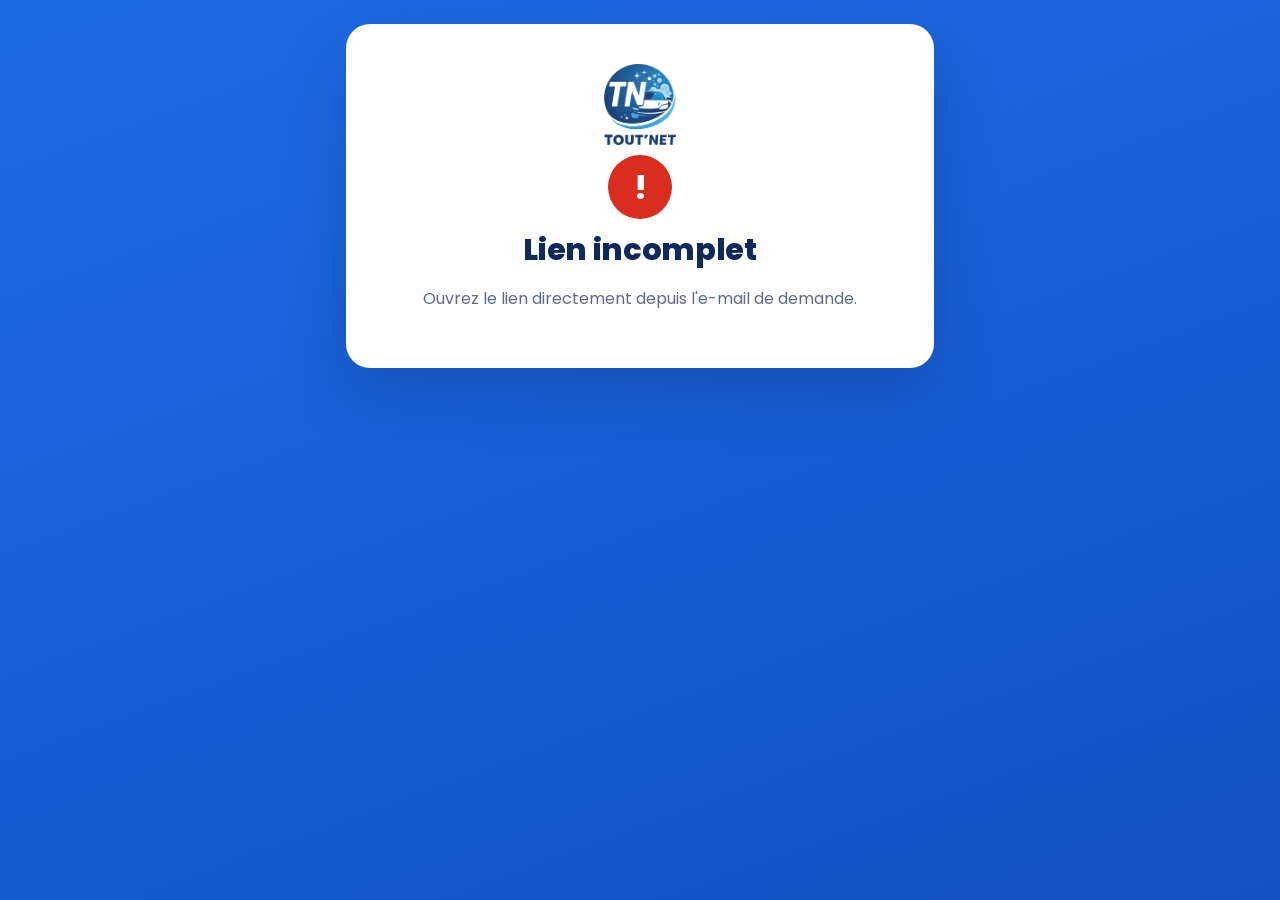
<file: toutnet/site/decision.html>
<!doctype html>
<html lang="fr">
<head>
  <meta charset="utf-8">
  <meta name="viewport" content="width=device-width, initial-scale=1, viewport-fit=cover">
  <title>Demande de réservation — Tout'Net</title>
  <meta name="robots" content="noindex, nofollow">
  <meta name="referrer" content="no-referrer">
  <link rel="icon" href="assets/favicon.png" type="image/png">
  <link rel="stylesheet" href="css/fonts.css">
  <link rel="stylesheet" href="css/style.css">
  <style>
    body { background: linear-gradient(160deg, var(--c-blue) 0%, var(--c-blue-deep) 100%); min-height: 100vh; }
    .dec { max-width: 620px; margin: 0 auto; padding: calc(24px + env(safe-area-inset-top)) max(16px, env(safe-area-inset-right)) 40px max(16px, env(safe-area-inset-left)); }
    .dec__card { background: var(--c-white); border-radius: calc(var(--radius) + 4px); padding: clamp(22px, 6vw, 40px); box-shadow: var(--shadow-lg); }
    .dec__logo { width: 72px; height: auto; margin: 0 auto 10px; }
    .dec h1 { font-size: clamp(1.4rem, 5vw, 1.9rem); text-align: center; margin-bottom: 18px; }
    .dec__list { list-style: none; padding: 0; margin: 0 0 22px; border: 1px solid var(--c-line); border-radius: var(--radius-sm); }
    .dec__list li { display: grid; grid-template-columns: 110px 1fr; gap: 12px; padding: 11px 14px; border-bottom: 1px solid var(--c-line); }
    .dec__list li:last-child { border-bottom: 0; }
    .dec__list span { color: var(--c-muted); font-size: .9rem; }
    .dec__list strong { font-weight: 600; white-space: pre-line; overflow-wrap: anywhere; }
    .dec__list a { color: var(--c-blue); }
    .dec__actions { display: grid; gap: 10px; }
    .btn--green { background: var(--c-success); color: var(--c-white); }
    .btn--red { background: var(--c-error); color: var(--c-white); }
    .dec__msgbox { display: grid; gap: 6px; margin: 0 0 16px; }
    .dec__msglabel { font-weight: 700; font-size: .95rem; }
    .dec__msgbox textarea { font: inherit; font-size: 16px; padding: 12px 14px; border: 2px solid var(--c-line); border-radius: var(--radius-sm); resize: vertical; width: 100%; }
    .dec__msgbox textarea:focus { outline: none; border-color: var(--c-blue); }
    .dec__hint { color: var(--c-muted); font-size: .82rem; }
    .dec__note { color: var(--c-muted); font-size: .88rem; text-align: center; margin: 12px 0 0; }
    .dec__msg { text-align: center; }
    .dec__msg p { color: var(--c-muted); }
    .dec__icon { width: 64px; height: 64px; border-radius: 50%; display: grid; place-items: center; margin: 0 auto 14px; color: var(--c-white); font-size: 2rem; font-weight: 800; }
    @media (max-width: 480px) { .dec__list li { grid-template-columns: 1fr; gap: 2px; } }
  </style>
</head>
<body>
  <main class="dec">
    <div class="dec__card">
      <img class="dec__logo" src="assets/logo.png" alt="Tout'Net" width="72" height="81">
      <div id="contenu" aria-live="polite"><p class="dec__note"><span class="spinner" aria-hidden="true"></span>Chargement de la demande…</p></div>
    </div>
  </main>

  <script src="js/config.js"></script>
  <script>
  (function () {
    "use strict";
    var API = ((window.SITE_CONFIG || {}).reservation || {}).apiUrl || "";
    var q = new URLSearchParams(location.search);
    var ref = q.get("ref") || "", jeton = q.get("jeton") || "", choix = q.get("choix") === "refuser" ? "refuser" : "accepter";
    var box = document.getElementById("contenu");

    function el(tag, attrs, kids) {
      var n = document.createElement(tag);
      Object.keys(attrs || {}).forEach(function (k) { if (k === "text") n.textContent = attrs[k]; else n.setAttribute(k, attrs[k]); });
      (kids || []).forEach(function (c) { if (c) n.appendChild(typeof c === "string" ? document.createTextNode(c) : c); });
      return n;
    }
    function api(params) {
      var qs = Object.keys(params).map(function (k) { return k + "=" + encodeURIComponent(params[k]); }).join("&");
      // credentials "omit" : aucun cookie Google n'est envoyé, quel que soit le compte connecté
      return fetch(API + "?" + qs, { credentials: "omit", redirect: "follow" }).then(function (r) { return r.json(); });
    }
    function apiPost(data) {
      return fetch(API, { method: "POST", credentials: "omit", redirect: "follow", headers: { "Content-Type": "text/plain;charset=utf-8" }, body: JSON.stringify(data) })
        .then(function (r) { return r.json(); });
    }
    function message(icone, couleur, titre, texte) {
      box.textContent = "";
      box.appendChild(el("div", { class: "dec__msg" }, [
        el("div", { class: "dec__icon", style: "background:" + couleur, text: icone }),
        el("h1", { text: titre }),
        texte ? el("p", { text: texte }) : null,
      ]));
    }
    function ligne(label, valeur, lien) {
      if (!valeur) return null;
      return el("li", null, [el("span", { text: label }), lien ? el("strong", null, [el("a", { href: lien, text: valeur })]) : el("strong", { text: valeur })]);
    }

    if (!API || !ref || !jeton) { message("!", "var(--c-error)", "Lien incomplet", "Ouvrez le lien directement depuis l'e-mail de demande."); return; }

    api({ action: "demande", ref: ref, jeton: jeton }).then(function (res) {
      if (!res.ok) { message("!", "var(--c-error)", "Lien invalide", res.message || ""); return; }
      var d = res.demande;
      box.textContent = "";
      if (d.statut !== "En attente") {
        box.appendChild(el("h1", { text: "Demande déjà traitée" }));
        box.appendChild(el("p", { class: "dec__note", text: "Statut actuel : " + d.statut + "." }));
      } else {
        box.appendChild(el("h1", { text: choix === "accepter" ? "Accepter ce rendez-vous ?" : "Refuser ce rendez-vous ?" }));
      }
      box.appendChild(el("ul", { class: "dec__list" }, [
        ligne("Date", d.date + " à " + d.heure + (d.fin ? " (fin estimée " + d.fin + ")" : "")),
        ligne("Client", d.client),
        ligne("Téléphone", d.telephone, "tel:" + String(d.telephone).replace(/\s/g, "")),
        ligne("Adresse", d.adresse, "https://www.google.com/maps/search/?api=1&query=" + encodeURIComponent(d.adresse)),
        ligne("Véhicules", d.vehicules),
        ligne("Estimation", d.estimation),
        ligne("Précisions", d.remarques),
        ligne("Référence", d.reference),
      ]));
      if (d.statut !== "En attente") return;
      // Message personnel ajouté à l'e-mail envoyé au client
      var prenom = String(d.client || "").split(" ")[0];
      var zone = el("label", { class: "dec__msgbox" }, [
        el("span", { class: "dec__msglabel", text: choix === "refuser" ? "Message pour " + prenom + " (proposez un autre moment)" : "Message pour " + prenom + " (facultatif)" }),
        el("textarea", { id: "message", rows: choix === "refuser" ? "6" : "3", maxlength: "2000",
          placeholder: choix === "refuser"
            ? "Ex. : Bonjour " + prenom + ", je ne suis malheureusement pas disponible le " + d.date + " à " + d.heure + ". Je peux vous proposer samedi prochain à 10 h ou dimanche à 14 h. Dites-moi ce qui vous arrange !"
            : "Ex. : Merci pour votre confiance, j'arriverai vers " + d.heure + ". Pensez à laisser l'accès au véhicule." }),
        el("span", { class: "dec__hint", text: "Ce texte est ajouté à l'e-mail envoyé au client. Laissez vide pour envoyer l'e-mail standard." }),
      ]);
      box.appendChild(zone);
      var btn = el("button", { type: "button", class: "btn btn--large btn--block " + (choix === "accepter" ? "btn--green" : "btn--red") },
        [choix === "accepter" ? "✅ Confirmer l'acceptation" : "❌ Confirmer le refus"]);
      var autre = el("a", { class: "btn btn--outline btn--block", href: "?ref=" + encodeURIComponent(ref) + "&jeton=" + encodeURIComponent(jeton) + "&choix=" + (choix === "accepter" ? "refuser" : "accepter") },
        [choix === "accepter" ? "Plutôt refuser" : "Plutôt accepter"]);
      box.appendChild(el("div", { class: "dec__actions" }, [btn, autre]));
      box.appendChild(el("p", { class: "dec__note", text: choix === "accepter"
        ? "Le client recevra un e-mail de confirmation et le rendez-vous passera au vert dans l'agenda."
        : "Le créneau sera libéré et le client prévenu par e-mail." }));
      btn.addEventListener("click", function () {
        btn.disabled = true; btn.textContent = "Envoi…";
        var mot = (document.getElementById("message") || {}).value || "";
        apiPost({ action: "decider", ref: ref, jeton: jeton, choix: choix, message: mot.trim() }).then(function (r) {
          if (r.ok && choix === "accepter") message("✓", "var(--c-success)", "Rendez-vous confirmé", "Le client a été prévenu par e-mail. Le rendez-vous apparaît en vert dans l'agenda.");
          else if (r.ok) message("✓", "var(--c-muted)", "Demande refusée", "Le créneau est libéré et le client a été prévenu par e-mail.");
          else message("!", "var(--c-error)", "Action impossible", r.message || "");
        }).catch(function () { btn.disabled = false; btn.textContent = "Réessayer"; });
      });
    }).catch(function () {
      message("!", "var(--c-error)", "Connexion impossible", "Vérifiez la connexion internet puis rechargez la page.");
    });
  })();
  </script>
</body>
</html>
</file>
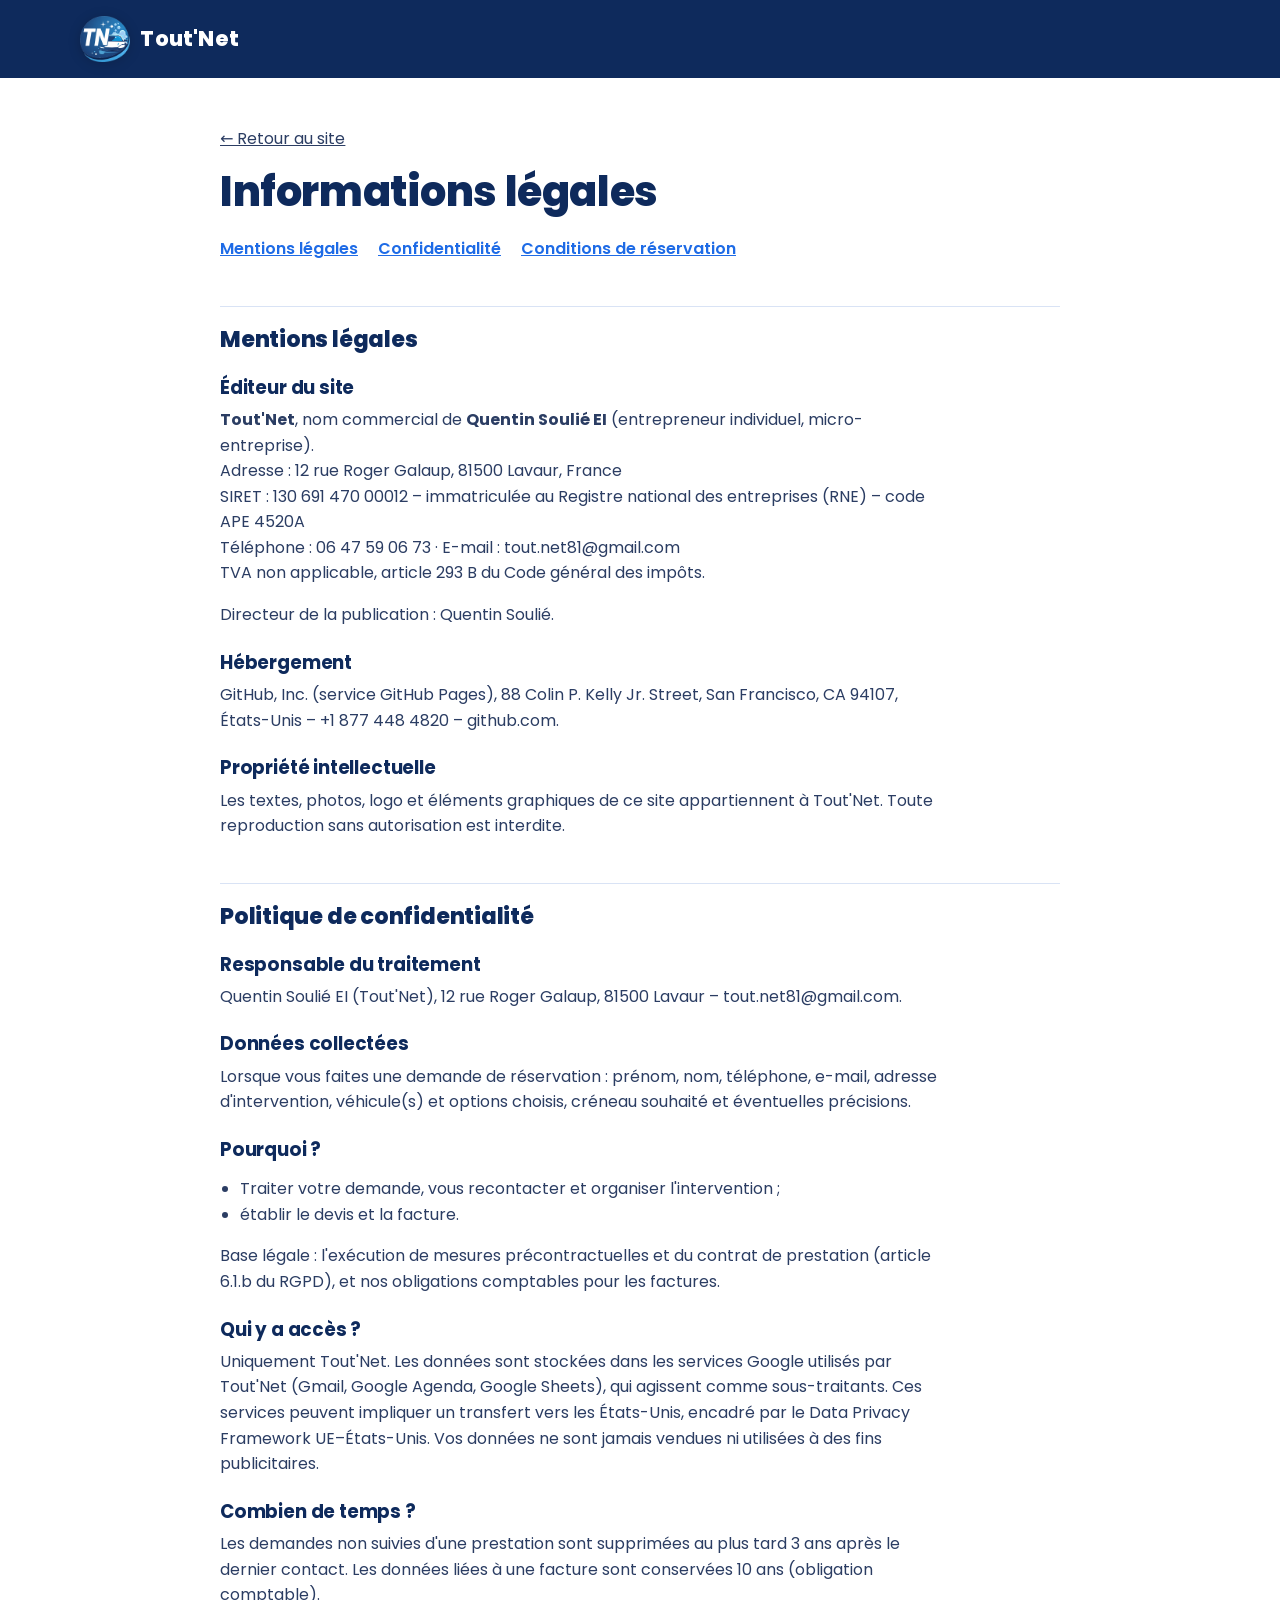
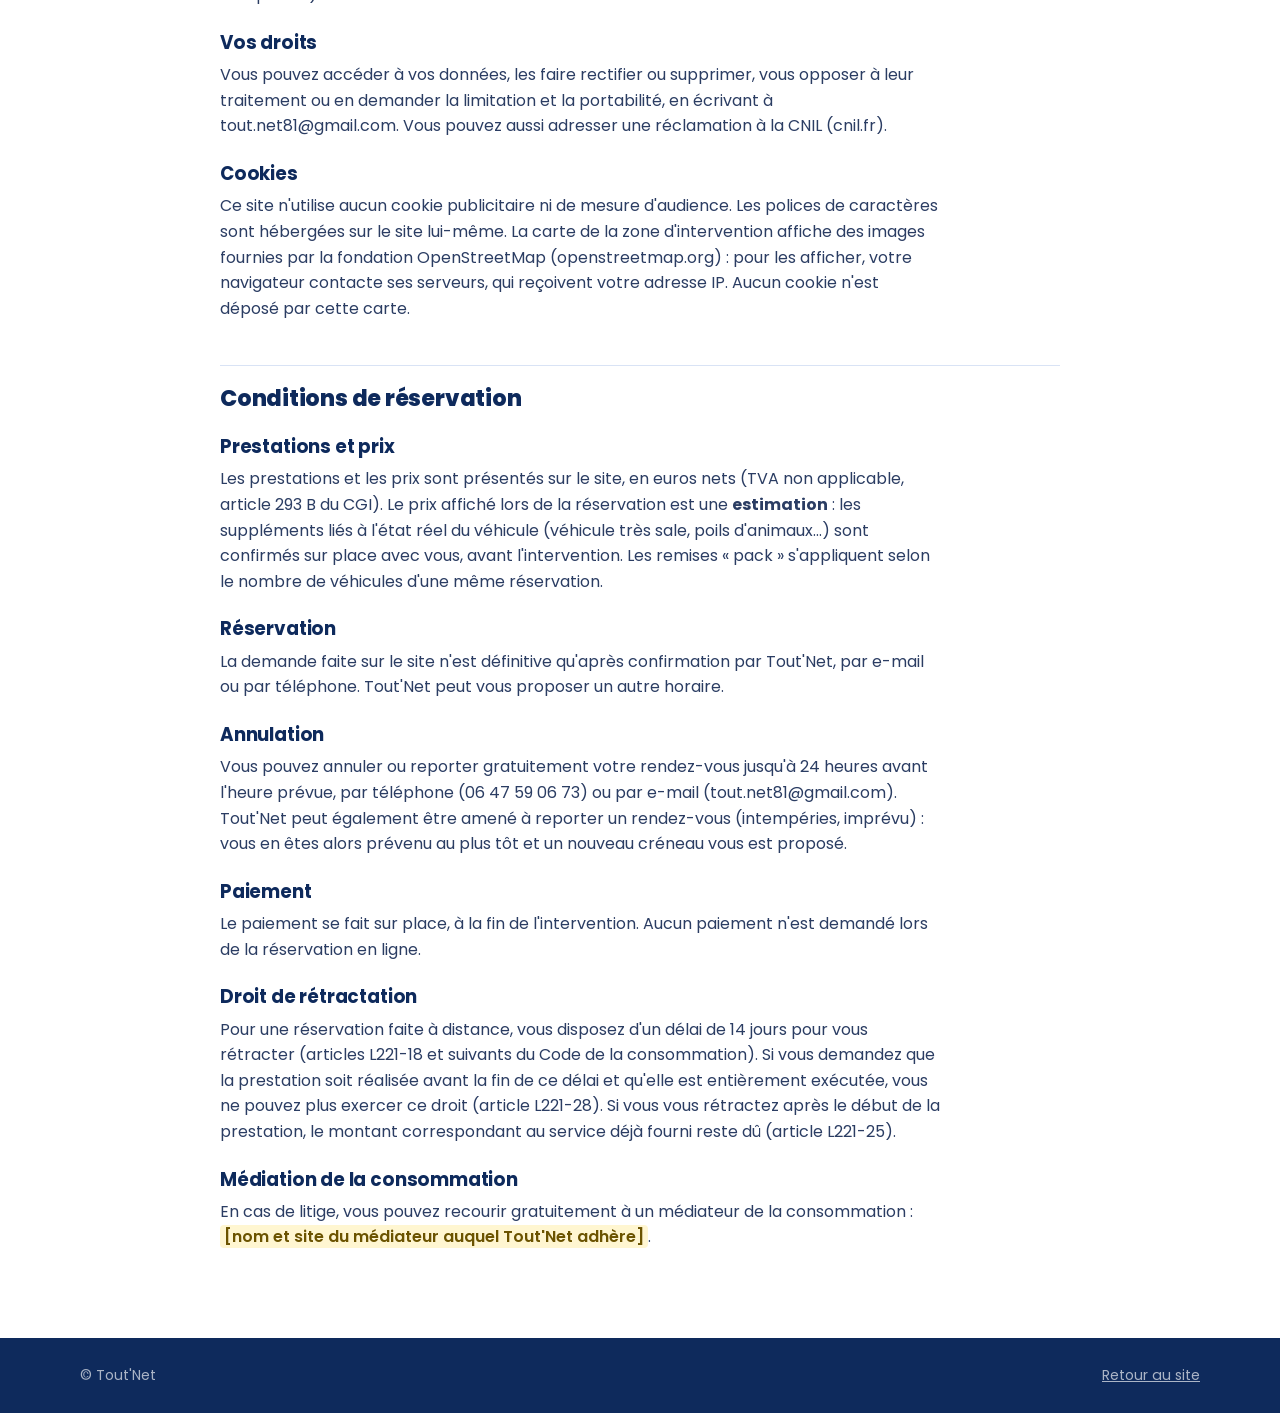
<file: toutnet/site/mentions-legales.html>
<!doctype html>
<html lang="fr">
<head>
  <meta charset="utf-8">
  <meta name="viewport" content="width=device-width, initial-scale=1, viewport-fit=cover">
  <title>Mentions légales — Tout'Net</title>
  <meta name="robots" content="noindex">
  <link rel="icon" href="assets/favicon.png" type="image/png">
  <link rel="stylesheet" href="css/fonts.css">
  <link rel="stylesheet" href="css/style.css">
  <style>
    .legal-top { background: var(--c-navy); padding: 16px 0; }
    .legal-top .brand { color: var(--c-white); }
    .legal { padding: 48px 0 72px; }
    .legal h1 { font-size: clamp(1.8rem, 5vw, 2.6rem); }
    .legal h2 { font-size: 1.4rem; margin-top: 44px; padding-top: 20px; border-top: 1px solid var(--c-line); }
    .legal h3 { margin-top: 24px; }
    .legal p, .legal li { color: #2b3d63; max-width: 72ch; }
    .legal ul { padding-left: 20px; }
    .todo { background: #fff6d1; color: #6b5300; border-radius: 4px; padding: 0 4px; font-weight: 600; }
    .legal nav a { margin-right: 16px; font-weight: 600; color: var(--c-blue); }
  </style>
</head>
<body>
  <header class="legal-top">
    <div class="container"><a class="brand" href="index.html"><img src="assets/logo-embleme.png" alt="" width="52" height="46"> Tout'Net</a></div>
  </header>

  <main class="legal">
    <div class="container container--narrow">
      <p><a href="index.html">← Retour au site</a></p>
      <h1>Informations légales</h1>
      <nav aria-label="Sommaire">
        <a href="#mentions">Mentions légales</a>
        <a href="#confidentialite">Confidentialité</a>
        <a href="#conditions">Conditions de réservation</a>
      </nav>

      <!-- ============ MENTIONS LÉGALES ============ -->
      <h2 id="mentions">Mentions légales</h2>
      <h3>Éditeur du site</h3>
      <p>
        <strong>Tout'Net</strong>, nom commercial de <strong>Quentin Soulié EI</strong> (entrepreneur individuel, micro-entreprise).<br>
        Adresse : 12 rue Roger Galaup, 81500 Lavaur, France<br>
        SIRET : 130 691 470 00012 – immatriculée au Registre national des entreprises (RNE) – code APE 4520A<br>
        Téléphone : 06 47 59 06 73 · E-mail : tout.net81@gmail.com<br>
        TVA non applicable, article 293 B du Code général des impôts.
      </p>
      <p>Directeur de la publication : Quentin Soulié.</p>

      <h3>Hébergement</h3>
      <p>GitHub, Inc. (service GitHub Pages), 88 Colin P. Kelly Jr. Street, San Francisco, CA 94107, États-Unis – +1 877 448 4820 – github.com.</p>

      <h3>Propriété intellectuelle</h3>
      <p>Les textes, photos, logo et éléments graphiques de ce site appartiennent à Tout'Net. Toute reproduction sans autorisation est interdite.</p>

      <!-- ============ CONFIDENTIALITÉ ============ -->
      <h2 id="confidentialite">Politique de confidentialité</h2>
      <h3>Responsable du traitement</h3>
      <p>Quentin Soulié EI (Tout'Net), 12 rue Roger Galaup, 81500 Lavaur – tout.net81@gmail.com.</p>

      <h3>Données collectées</h3>
      <p>Lorsque vous faites une demande de réservation : prénom, nom, téléphone, e-mail, adresse d'intervention, véhicule(s) et options choisis, créneau souhaité et éventuelles précisions.</p>

      <h3>Pourquoi ?</h3>
      <ul>
        <li>Traiter votre demande, vous recontacter et organiser l'intervention ;</li>
        <li>établir le devis et la facture.</li>
      </ul>
      <p>Base légale : l'exécution de mesures précontractuelles et du contrat de prestation (article 6.1.b du RGPD), et nos obligations comptables pour les factures.</p>

      <h3>Qui y a accès ?</h3>
      <p>Uniquement Tout'Net. Les données sont stockées dans les services Google utilisés par Tout'Net (Gmail, Google Agenda, Google Sheets), qui agissent comme sous-traitants. Ces services peuvent impliquer un transfert vers les États-Unis, encadré par le Data Privacy Framework UE–États-Unis. Vos données ne sont jamais vendues ni utilisées à des fins publicitaires.</p>

      <h3>Combien de temps ?</h3>
      <p>Les demandes non suivies d'une prestation sont supprimées au plus tard 3 ans après le dernier contact. Les données liées à une facture sont conservées 10 ans (obligation comptable).</p>

      <h3>Vos droits</h3>
      <p>Vous pouvez accéder à vos données, les faire rectifier ou supprimer, vous opposer à leur traitement ou en demander la limitation et la portabilité, en écrivant à tout.net81@gmail.com. Vous pouvez aussi adresser une réclamation à la CNIL (cnil.fr).</p>

      <h3>Cookies</h3>
      <p>Ce site n'utilise aucun cookie publicitaire ni de mesure d'audience. Les polices de caractères sont hébergées sur le site lui-même. La carte de la zone d'intervention affiche des images fournies par la fondation OpenStreetMap (openstreetmap.org) : pour les afficher, votre navigateur contacte ses serveurs, qui reçoivent votre adresse IP. Aucun cookie n'est déposé par cette carte.</p>

      <!-- ============ CONDITIONS ============ -->
      <h2 id="conditions">Conditions de réservation</h2>
      <h3>Prestations et prix</h3>
      <p>Les prestations et les prix sont présentés sur le site, en euros nets (TVA non applicable, article 293 B du CGI). Le prix affiché lors de la réservation est une <strong>estimation</strong> : les suppléments liés à l'état réel du véhicule (véhicule très sale, poils d'animaux…) sont confirmés sur place avec vous, avant l'intervention. Les remises « pack » s'appliquent selon le nombre de véhicules d'une même réservation.</p>

      <h3>Réservation</h3>
      <p>La demande faite sur le site n'est définitive qu'après confirmation par Tout'Net, par e-mail ou par téléphone. Tout'Net peut vous proposer un autre horaire.</p>

      <h3>Annulation</h3>
      <p>Vous pouvez annuler ou reporter gratuitement votre rendez-vous jusqu'à 24 heures avant l'heure prévue, par téléphone (06 47 59 06 73) ou par e-mail (tout.net81@gmail.com). Tout'Net peut également être amené à reporter un rendez-vous (intempéries, imprévu) : vous en êtes alors prévenu au plus tôt et un nouveau créneau vous est proposé.</p>

      <h3>Paiement</h3>
      <p>Le paiement se fait sur place, à la fin de l'intervention. Aucun paiement n'est demandé lors de la réservation en ligne.</p>

      <h3>Droit de rétractation</h3>
      <p>Pour une réservation faite à distance, vous disposez d'un délai de 14 jours pour vous rétracter (articles L221-18 et suivants du Code de la consommation). Si vous demandez que la prestation soit réalisée avant la fin de ce délai et qu'elle est entièrement exécutée, vous ne pouvez plus exercer ce droit (article L221-28). Si vous vous rétractez après le début de la prestation, le montant correspondant au service déjà fourni reste dû (article L221-25).</p>

      <h3>Médiation de la consommation</h3>
      <p>En cas de litige, vous pouvez recourir gratuitement à un médiateur de la consommation : <span class="todo">[nom et site du médiateur auquel Tout'Net adhère]</span>.</p>
    </div>
  </main>

  <footer class="footer">
    <div class="container footer__inner"><span>© Tout'Net</span><a href="index.html" style="color:inherit">Retour au site</a></div>
  </footer>
</body>
</html>
</file>
<file: toutnet/site/css/fonts.css>
/* Police Poppins hébergée sur le site (pas d'appel à Google Fonts). Licence : SIL Open Font License. */
@font-face {
  font-family: 'Poppins';
  font-style: italic;
  font-weight: 800;
  font-display: swap;
  src: url(../assets/fonts/poppins-800-italic.woff2) format('woff2');
  unicode-range: U+0000-00FF, U+0131, U+0152-0153, U+02BB-02BC, U+02C6, U+02DA, U+02DC, U+0304, U+0308, U+0329, U+2000-206F, U+20AC, U+2122, U+2191, U+2193, U+2212, U+2215, U+FEFF, U+FFFD;
}
@font-face {
  font-family: 'Poppins';
  font-style: italic;
  font-weight: 900;
  font-display: swap;
  src: url(../assets/fonts/poppins-900-italic.woff2) format('woff2');
  unicode-range: U+0000-00FF, U+0131, U+0152-0153, U+02BB-02BC, U+02C6, U+02DA, U+02DC, U+0304, U+0308, U+0329, U+2000-206F, U+20AC, U+2122, U+2191, U+2193, U+2212, U+2215, U+FEFF, U+FFFD;
}
@font-face {
  font-family: 'Poppins';
  font-style: normal;
  font-weight: 400;
  font-display: swap;
  src: url(../assets/fonts/poppins-400.woff2) format('woff2');
  unicode-range: U+0000-00FF, U+0131, U+0152-0153, U+02BB-02BC, U+02C6, U+02DA, U+02DC, U+0304, U+0308, U+0329, U+2000-206F, U+20AC, U+2122, U+2191, U+2193, U+2212, U+2215, U+FEFF, U+FFFD;
}
@font-face {
  font-family: 'Poppins';
  font-style: normal;
  font-weight: 500;
  font-display: swap;
  src: url(../assets/fonts/poppins-500.woff2) format('woff2');
  unicode-range: U+0000-00FF, U+0131, U+0152-0153, U+02BB-02BC, U+02C6, U+02DA, U+02DC, U+0304, U+0308, U+0329, U+2000-206F, U+20AC, U+2122, U+2191, U+2193, U+2212, U+2215, U+FEFF, U+FFFD;
}
@font-face {
  font-family: 'Poppins';
  font-style: normal;
  font-weight: 600;
  font-display: swap;
  src: url(../assets/fonts/poppins-600.woff2) format('woff2');
  unicode-range: U+0000-00FF, U+0131, U+0152-0153, U+02BB-02BC, U+02C6, U+02DA, U+02DC, U+0304, U+0308, U+0329, U+2000-206F, U+20AC, U+2122, U+2191, U+2193, U+2212, U+2215, U+FEFF, U+FFFD;
}
@font-face {
  font-family: 'Poppins';
  font-style: normal;
  font-weight: 700;
  font-display: swap;
  src: url(../assets/fonts/poppins-700.woff2) format('woff2');
  unicode-range: U+0000-00FF, U+0131, U+0152-0153, U+02BB-02BC, U+02C6, U+02DA, U+02DC, U+0304, U+0308, U+0329, U+2000-206F, U+20AC, U+2122, U+2191, U+2193, U+2212, U+2215, U+FEFF, U+FFFD;
}
@font-face {
  font-family: 'Poppins';
  font-style: normal;
  font-weight: 800;
  font-display: swap;
  src: url(../assets/fonts/poppins-800.woff2) format('woff2');
  unicode-range: U+0000-00FF, U+0131, U+0152-0153, U+02BB-02BC, U+02C6, U+02DA, U+02DC, U+0304, U+0308, U+0329, U+2000-206F, U+20AC, U+2122, U+2191, U+2193, U+2212, U+2215, U+FEFF, U+FFFD;
}
</file>
<file: toutnet/site/css/style.css>
/* =====================================================================
   TOUT'NET — STYLES
   Identité : bleu (logo / flyer) + jaune d'accent, police Poppins.
   Toutes les couleurs sont regroupées dans les variables ci-dessous.
   ===================================================================== */
:root {
  --c-blue: #1e6be6;        /* bleu principal (fond du flyer) */
  --c-blue-hover: #1557cc;
  --c-blue-deep: #1250c4;
  --c-navy: #0e2a5c;        /* bleu nuit (texte du logo) */
  --c-navy-2: #143a78;
  --c-sky: #5bb4f2;         /* bleu clair (vague du logo) */
  --c-yellow: #ffd21f;      /* jaune d'accent */
  --c-yellow-hover: #ffc800;
  --c-tint: #eef4fe;        /* fond bleuté clair */
  --c-text: #0e2a5c;
  --c-muted: #5b6b8c;
  --c-line: #d9e3f5;
  --c-white: #ffffff;
  --c-error: #d92d20;
  --c-success: #12a150;

  --font: "Poppins", system-ui, -apple-system, "Segoe UI", Roboto, Arial, sans-serif;
  --radius: 20px;
  --radius-sm: 12px;
  --shadow: 0 1px 2px rgba(14, 42, 92, .06), 0 10px 30px rgba(14, 42, 92, .08);
  --shadow-lg: 0 24px 60px rgba(14, 42, 92, .25);
  --header-h: 72px;
  --gutter: 20px;
}

*, *::before, *::after { box-sizing: border-box; }
[hidden] { display: none !important; }
html { scroll-behavior: smooth; scroll-padding-top: calc(var(--header-h) + 8px); -webkit-text-size-adjust: 100%; }
body {
  margin: 0; font-family: var(--font); font-size: 16px; line-height: 1.6;
  color: var(--c-text); background: var(--c-white);
  -webkit-font-smoothing: antialiased; overflow-x: hidden;
}
img { max-width: 100%; display: block; }
h1, h2, h3 { line-height: 1.15; margin: 0 0 .5em; letter-spacing: -.01em; font-weight: 800; }
h2 { font-size: clamp(1.7rem, 4vw, 2.4rem); }
h3 { font-size: 1.15rem; font-weight: 700; }
p { margin: 0 0 1em; }
a { color: inherit; }
button, input, textarea { font: inherit; }

.container { width: 100%; max-width: 1160px; margin: 0 auto; padding: 0 var(--gutter); }
.container--narrow { max-width: 880px; }
.skip-link { position: absolute; left: -9999px; top: 0; background: var(--c-white); padding: 8px 12px; z-index: 100; }
.skip-link:focus { left: 8px; top: 8px; }
:focus-visible { outline: 3px solid var(--c-yellow); outline-offset: 2px; }

.reperes .tbd { text-decoration: underline dashed rgba(91, 107, 140, .6); text-underline-offset: 4px; }
.tbd-muted { color: var(--c-muted); font-style: italic; }
.section--dark .tbd-muted { color: rgba(255,255,255,.6); }

/* ---------- Boutons ---------- */
.btn {
  display: inline-flex; align-items: center; justify-content: center; gap: 8px;
  padding: 12px 22px; border-radius: 999px; border: 2px solid transparent;
  font-weight: 700; font-size: 1rem; line-height: 1.2; text-decoration: none; text-align: center;
  cursor: pointer; transition: background .2s, color .2s, border-color .2s, transform .1s, box-shadow .2s;
  -webkit-tap-highlight-color: transparent;
}
.btn:active { transform: scale(.98); }
.btn:disabled { opacity: .55; cursor: not-allowed; }
.btn--primary { background: var(--c-blue); color: var(--c-white); }
.btn--primary:hover:not(:disabled) { background: var(--c-blue-hover); }
.btn--accent { background: var(--c-yellow); color: var(--c-navy); box-shadow: 0 6px 18px rgba(255, 210, 31, .35); }
.btn--accent:hover { background: var(--c-yellow-hover); }
.btn--ghost { border-color: rgba(255,255,255,.6); color: var(--c-white); }
.btn--ghost:hover { background: rgba(255,255,255,.12); border-color: var(--c-white); }
.btn--outline { border-color: var(--c-line); color: var(--c-navy); background: var(--c-white); }
.btn--outline:hover { border-color: var(--c-blue); color: var(--c-blue); }
.btn--white { background: var(--c-white); color: var(--c-navy); }
.btn--white:hover { background: var(--c-tint); }
.btn--small { padding: 8px 18px; font-size: .92rem; }
.btn--large { padding: 15px 28px; font-size: 1.05rem; }
.btn--block { width: 100%; }
.btn svg { width: 20px; height: 20px; flex: none; }

.pill {
  display: inline-block; background: var(--c-yellow); color: var(--c-navy); font-weight: 800;
  font-size: .78rem; letter-spacing: .1em; text-transform: uppercase; padding: 6px 16px; border-radius: 999px;
}
.eyebrow { text-transform: uppercase; letter-spacing: .14em; font-size: .8rem; font-weight: 800; color: var(--c-blue); margin-bottom: .8em; }
.eyebrow--light, .section--dark .eyebrow { color: var(--c-yellow); }

/* ---------- En-tête ---------- */
.header { position: fixed; inset: 0 0 auto; z-index: 50; height: var(--header-h); transition: background .25s, box-shadow .25s; }
.header.is-scrolled, .header.is-open { background: rgba(14, 42, 92, .94); backdrop-filter: blur(12px); -webkit-backdrop-filter: blur(12px); box-shadow: 0 6px 24px rgba(14,42,92,.25); }
.header__inner { height: 100%; display: flex; align-items: center; justify-content: space-between; gap: 16px; }
.brand { color: var(--c-white); text-decoration: none; font-weight: 800; font-size: 1.3rem; display: flex; align-items: center; gap: 10px; letter-spacing: .01em; }
.brand img { height: 46px; width: auto; filter: drop-shadow(0 2px 6px rgba(0,0,0,.2)); }
.nav { display: flex; align-items: center; gap: 28px; }
.nav a:not(.btn) { color: rgba(255,255,255,.88); text-decoration: none; font-weight: 600; font-size: .95rem; }
.nav a:not(.btn):hover { color: var(--c-yellow); }
.nav-toggle { display: none; background: none; border: 0; padding: 10px; margin-right: -10px; cursor: pointer; }
.nav-toggle span { display: block; width: 24px; height: 2px; background: var(--c-white); margin: 5px 0; border-radius: 2px; transition: transform .25s, opacity .25s; }
.nav-toggle[aria-expanded="true"] span:nth-child(1) { transform: translateY(7px) rotate(45deg); }
.nav-toggle[aria-expanded="true"] span:nth-child(2) { opacity: 0; }
.nav-toggle[aria-expanded="true"] span:nth-child(3) { transform: translateY(-7px) rotate(-45deg); }
@media (max-width: 860px) {
  .nav-toggle { display: block; }
  .nav {
    position: fixed; top: var(--header-h); left: 0; right: 0; flex-direction: column; align-items: stretch; gap: 0;
    background: rgba(14, 42, 92, .98); padding: 8px var(--gutter) 24px;
    transform: translateY(-8px); opacity: 0; visibility: hidden; transition: opacity .2s, transform .2s, visibility .2s;
  }
  .header.is-open .nav { transform: none; opacity: 1; visibility: visible; }
  .nav a:not(.btn) { padding: 14px 0; border-bottom: 1px solid rgba(255,255,255,.1); font-size: 1.05rem; }
  .nav .btn { margin-top: 16px; padding: 14px; }
}

/* ---------- Accueil ---------- */
.hero {
  position: relative; color: var(--c-white); overflow: hidden;
  background: linear-gradient(160deg, #2a78f0 0%, var(--c-blue) 45%, var(--c-blue-deep) 100%);
  padding: calc(var(--header-h) + 48px) 0 88px;
  min-height: min(100svh, 860px); display: flex; align-items: center;
}
.hero__deco span { position: absolute; border-radius: 50%; border: 2px solid rgba(255,255,255,.13); }
.hero__deco span:nth-child(1) { width: 520px; height: 520px; right: -140px; top: -160px; }
.hero__deco span:nth-child(2) { width: 300px; height: 300px; left: -120px; bottom: -110px; }
.hero__deco span:nth-child(3) { width: 140px; height: 140px; left: 42%; top: 18%; border-color: rgba(255,210,31,.35); }
.hero__inner { position: relative; display: grid; grid-template-columns: 1.25fr .75fr; gap: 40px; align-items: center; }
.hero__title {
  font-size: clamp(2.6rem, 8vw, 5rem); font-weight: 900; font-style: italic; text-transform: uppercase;
  line-height: .98; letter-spacing: -.01em; margin: 22px 0 18px; text-shadow: 0 4px 0 rgba(14, 42, 92, .25);
}
.hero__lead { font-size: clamp(1.05rem, 2.4vw, 1.3rem); color: rgba(255,255,255,.92); max-width: 560px; margin-bottom: 1.8em; }
.hero__cta { display: flex; flex-wrap: wrap; gap: 12px; }
.hero__from { margin: 22px 0 0; color: rgba(255,255,255,.85); font-size: .95rem; }
.hero__from strong { color: var(--c-yellow); font-size: 1.15rem; }
.hero__logo { display: grid; place-items: center; }
.hero__logo-badge {
  width: min(340px, 100%); aspect-ratio: 1; border-radius: 50%; background: var(--c-white);
  display: grid; place-items: center; padding: 15%; box-shadow: 0 30px 70px rgba(10, 30, 80, .35), 0 0 0 12px rgba(255,210,31,.9);
}
.hero__logo-badge img { width: 100%; height: 100%; object-fit: contain; }
@media (max-width: 860px) {
  .hero { min-height: 0; padding-bottom: 64px; }
  .hero__inner { grid-template-columns: 1fr; gap: 24px; }
  .hero__logo { order: -1; justify-content: start; }
  .hero__deco span:nth-child(3) { display: none; }
  .hero__logo-badge { width: 120px; box-shadow: 0 16px 40px rgba(10,30,80,.35), 0 0 0 6px rgba(255,210,31,.9); }
  .hero__title { margin-top: 16px; }
}

/* ---------- Avantages ---------- */
.perks { position: relative; z-index: 2; margin-top: -44px; padding-bottom: clamp(48px, 7vw, 80px); }
.perks__grid {
  display: grid; grid-template-columns: repeat(4, 1fr); gap: 0;
  background: var(--c-white); border-radius: var(--radius); box-shadow: var(--shadow-lg); overflow: hidden;
}
.perk { padding: 26px 24px; border-right: 1px solid var(--c-line); }
.perk:last-child { border-right: 0; }
.perk__icon { width: 46px; height: 46px; border-radius: 14px; display: grid; place-items: center; background: var(--c-tint); color: var(--c-blue); margin-bottom: 14px; }
.perk__icon svg { width: 24px; height: 24px; }
.perk h3 { font-size: 1.02rem; margin-bottom: .3em; }
.perk p { color: var(--c-muted); font-size: .92rem; margin: 0; line-height: 1.5; }
@media (max-width: 960px) {
  .perks__grid { grid-template-columns: 1fr 1fr; }
  .perk:nth-child(2) { border-right: 0; }
  .perk:nth-child(-n+2) { border-bottom: 1px solid var(--c-line); }
}
@media (max-width: 520px) {
  .perks__grid { grid-template-columns: 1fr; }
  .perk { border-right: 0; border-bottom: 1px solid var(--c-line); display: grid; grid-template-columns: 46px 1fr; column-gap: 16px; padding: 20px; }
  .perk:last-child { border-bottom: 0; }
  .perk__icon { grid-row: span 2; margin: 0; }
}

/* ---------- Sections ---------- */
.section { padding: clamp(64px, 10vw, 110px) 0; }
.section--tint { background: var(--c-tint); }
.section--dark { background: var(--c-navy); color: var(--c-white); }
.section--blue { background: linear-gradient(160deg, var(--c-blue) 0%, var(--c-blue-deep) 100%); color: var(--c-white); }
.section__head { text-align: center; max-width: 680px; margin: 0 auto clamp(32px, 6vw, 52px); }
.section__sub { color: var(--c-muted); font-size: 1.05rem; margin: 0; }
.section--dark .section__sub { color: rgba(255,255,255,.72); }

/* ---------- Présentation ---------- */
.about { display: grid; grid-template-columns: 1fr 1.2fr; gap: clamp(32px, 6vw, 72px); align-items: center; }
.about__media { aspect-ratio: 4 / 5; border-radius: var(--radius); overflow: hidden; background: var(--c-tint); }
.about__media img { width: 100%; height: 100%; object-fit: cover; }
.about__text p { color: var(--c-muted); font-size: 1.08rem; white-space: pre-line; }
@media (max-width: 760px) { .about { grid-template-columns: 1fr; } .about__media { aspect-ratio: 4 / 3; } }

/* ---------- Formules ---------- */
.formulas { display: grid; grid-template-columns: 1fr 1fr; gap: 24px; align-items: stretch; }
@media (max-width: 760px) { .formulas { grid-template-columns: 1fr; } }
.formula {
  position: relative; display: flex; flex-direction: column; background: var(--c-white);
  border: 2px solid var(--c-line); border-radius: var(--radius); padding: 32px 28px 28px;
}
.formula__tag { font-size: .76rem; font-weight: 800; letter-spacing: .1em; text-transform: uppercase; color: var(--c-blue); margin-bottom: 6px; }
.formula h3 { font-size: 1.45rem; margin-bottom: 4px; }
.formula__sub { color: var(--c-muted); margin-bottom: 18px; }
.formula__price { display: inline-block; align-self: flex-start; font-weight: 800; color: var(--c-blue); background: var(--c-tint); padding: 4px 12px; border-radius: 999px; margin: -6px 0 18px; font-size: .92rem; }
.formula--featured .formula__price { color: var(--c-navy); background: var(--c-yellow); }
.formula__list { list-style: none; padding: 0; margin: 0 0 22px; display: grid; gap: 12px; }
.formula__duree { display: flex; align-items: center; gap: 8px; margin: -8px 0 16px; font-size: .9rem; color: var(--c-muted); }
.formula__duree strong { color: var(--c-navy); font-weight: 800; }
.formula__duree-ico { width: 18px; height: 18px; flex: none; color: var(--c-blue); display: inline-flex; }
.formula__duree-ico svg { width: 100%; height: 100%; }
.formula--featured .formula__duree { color: rgba(255,255,255,.85); }
.formula--featured .formula__duree strong { color: var(--c-yellow); }
.formula--featured .formula__duree-ico { color: var(--c-yellow); }
.formula__pitch { margin: -6px 0 18px; font-size: .95rem; line-height: 1.55; }
.formula__prices { list-style: none; padding: 14px 0 0; margin: 0 0 22px; border-top: 1px solid var(--c-line); display: grid; grid-template-columns: repeat(2, minmax(0, 1fr)); gap: 6px 18px; font-size: .9rem; }
.formula__prices li { display: flex; justify-content: space-between; gap: 8px; }
.formula__prices span { color: var(--c-muted); }
.formula__prices strong { font-weight: 800; color: var(--c-blue); white-space: nowrap; font-variant-numeric: tabular-nums; }
.formula--featured .formula__prices { border-top-color: rgba(255,255,255,.25); }
.formula--featured .formula__prices span { color: rgba(255,255,255,.85); }
.formula--featured .formula__prices strong { color: var(--c-yellow); font-size: 1rem; }
.formula--featured .formula__pitch { color: var(--c-white); background: rgba(255,255,255,.1); border-left: 3px solid var(--c-yellow); padding: 10px 14px; border-radius: 0 10px 10px 0; }
@media (min-width: 761px) {
  .formulas { grid-template-columns: 1fr 1.15fr; align-items: center; }
  .formula--featured { padding: 40px 34px 34px; transform: translateY(-4px); }
}
@media (max-width: 760px) { .formula--featured { order: -1; } }
.formula li { display: flex; align-items: center; gap: 12px; font-weight: 500; }
.check {
  width: 24px; height: 24px; border-radius: 50%; flex: none; background: var(--c-yellow) url("data:image/svg+xml,%3Csvg xmlns='http://www.w3.org/2000/svg' viewBox='0 0 24 24' fill='none' stroke='%230e2a5c' stroke-width='3.2' stroke-linecap='round' stroke-linejoin='round'%3E%3Cpath d='M6 12.5l4 4 8-9'/%3E%3C/svg%3E") center / 14px no-repeat;
}
.formula .btn { margin-top: auto; }
.formula--featured { background: linear-gradient(160deg, var(--c-blue) 0%, var(--c-blue-deep) 100%); border-color: var(--c-yellow); color: var(--c-white); box-shadow: var(--shadow-lg); }
.formula--featured .formula__tag { color: var(--c-yellow); }
.formula--featured .formula__sub { color: rgba(255,255,255,.8); }
.formula__badge {
  position: absolute; top: -15px; right: 24px; background: var(--c-yellow); color: var(--c-navy);
  font-size: .72rem; font-weight: 800; letter-spacing: .06em; text-transform: uppercase; padding: 6px 14px; border-radius: 999px;
}
.extras { margin-top: 24px; display: grid; gap: 12px; }
.extras__title { margin: 8px 0 0; color: var(--c-muted); font-size: .95rem; }
.extra {
  display: flex; align-items: center; gap: 16px; flex-wrap: wrap; background: var(--c-tint);
  border-radius: var(--radius-sm); padding: 14px 18px;
}
.extra__price { background: var(--c-yellow); color: var(--c-navy); font-weight: 800; padding: 6px 14px; border-radius: 999px; white-space: nowrap; }
.extra p { margin: 0; color: var(--c-muted); }

/* ---------- Tarifs ---------- */
.pricing { display: grid; grid-template-columns: 1.5fr 1fr; gap: 24px; align-items: start; }
@media (max-width: 860px) { .pricing { grid-template-columns: 1fr; } }
.price-table { background: var(--c-white); border-radius: var(--radius); box-shadow: var(--shadow); overflow: hidden; }
.price-table__head { background: var(--c-yellow); color: var(--c-navy); font-weight: 800; letter-spacing: .06em; text-transform: uppercase; font-size: .9rem; padding: 16px 24px; }
.price-row { display: flex; justify-content: space-between; align-items: center; gap: 16px; padding: 18px 24px; border-bottom: 1px dashed var(--c-line); }
.price-row:last-child { border-bottom: 0; }
.price-row__name { font-weight: 600; }
.price-row__name small { display: block; font-weight: 400; color: var(--c-muted); font-size: .82rem; }
.price-row__price { font-weight: 800; color: var(--c-blue); font-size: 1.15rem; white-space: nowrap; }
.packs { display: grid; gap: 16px; }
.packs__title { background: var(--c-yellow); color: var(--c-navy); font-weight: 800; letter-spacing: .06em; text-transform: uppercase; font-size: .9rem; padding: 16px 24px; border-radius: var(--radius-sm); }
.pack { background: var(--c-white); border: 2px solid var(--c-line); border-radius: var(--radius); padding: 22px; text-align: center; }
.pack__value { font-size: 2.6rem; font-weight: 900; line-height: 1; color: var(--c-blue); margin-bottom: 6px; }
.pack__name { font-weight: 700; }
.pack__desc { color: var(--c-muted); font-size: .92rem; }
.pack--strong { background: var(--c-blue); border-color: var(--c-yellow); color: var(--c-white); }
.pack--strong .pack__value { color: var(--c-yellow); }
.pack--strong .pack__desc { color: rgba(255,255,255,.85); }
.pricing__cta { margin-top: 32px; text-align: center; }

/* ---------- Avant / Après ---------- */
/* Les photos d'une même rangée ont la même hauteur (largeur proportionnelle au format) */
.gallery { display: flex; flex-wrap: wrap; gap: 28px; align-items: flex-start; }
.gallery figure { margin: 0; flex: var(--r, 1) 1 0; min-width: 260px; }
@media (max-width: 700px) { .gallery { display: grid; grid-template-columns: 1fr; } .gallery figure { min-width: 0; } }
.gallery figcaption { margin-top: 12px; font-weight: 600; text-align: center; }
.gallery figcaption strong { display: block; font-weight: 600; }
.gallery__desc { display: block; margin-top: 4px; font-size: .92rem; font-weight: 400; opacity: .82; line-height: 1.45; }
.ba {
  --pos: 50%; position: relative; aspect-ratio: 4 / 3; border-radius: var(--radius); overflow: hidden;
  background: var(--c-navy-2); user-select: none; -webkit-user-select: none; touch-action: pan-y; box-shadow: var(--shadow-lg); cursor: ew-resize;
}
.ba img { position: absolute; inset: 0; width: 100%; height: 100%; object-fit: cover; pointer-events: none; }
.ba__before { clip-path: inset(0 calc(100% - var(--pos)) 0 0); }
.ba__label {
  position: absolute; top: 14px; padding: 5px 12px; border-radius: 999px; font-size: .74rem; font-weight: 800;
  letter-spacing: .08em; text-transform: uppercase; background: rgba(14, 42, 92, .75); color: var(--c-white); pointer-events: none;
}
.ba__label--before { left: 14px; }
.ba__label--after { right: 14px; background: var(--c-yellow); color: var(--c-navy); }
.ba__handle { position: absolute; top: 0; bottom: 0; left: var(--pos); width: 3px; margin-left: -1.5px; background: var(--c-white); pointer-events: none; box-shadow: 0 0 12px rgba(0,0,0,.35); }
.ba__handle::after {
  content: ""; position: absolute; top: 50%; left: 50%; width: 46px; height: 46px; transform: translate(-50%, -50%);
  border-radius: 50%; background: var(--c-yellow) url("data:image/svg+xml,%3Csvg xmlns='http://www.w3.org/2000/svg' viewBox='0 0 24 24' fill='none' stroke='%230e2a5c' stroke-width='2.6' stroke-linecap='round' stroke-linejoin='round'%3E%3Cpath d='M9 6l-6 6 6 6M15 6l6 6-6 6'/%3E%3C/svg%3E") center / 24px no-repeat;
  box-shadow: 0 4px 14px rgba(0,0,0,.3);
}
.ba__range { position: absolute; inset: 0; width: 100%; height: 100%; margin: 0; opacity: 0; cursor: ew-resize; -webkit-appearance: none; appearance: none; touch-action: pan-y; }
.ba__range:focus-visible + .ba__handle::after { outline: 3px solid var(--c-white); outline-offset: 3px; }

/* ---------- Réservation ---------- */
.booking { background: var(--c-white); border-radius: calc(var(--radius) + 4px); box-shadow: var(--shadow); overflow: hidden; }
.steps { list-style: none; margin: 0; padding: 0; display: grid; grid-template-columns: repeat(4, 1fr); background: var(--c-navy); }
.steps__item { display: flex; align-items: center; justify-content: center; gap: 10px; padding: 16px 6px; color: rgba(255,255,255,.6); font-size: .88rem; position: relative; }
.steps__item span { width: 28px; height: 28px; border-radius: 50%; display: grid; place-items: center; flex: none; border: 2px solid rgba(255,255,255,.35); font-weight: 800; font-size: .82rem; }
.steps__item em { font-style: normal; font-weight: 600; }
.steps__item::after { content: ""; position: absolute; left: 0; right: 0; bottom: 0; height: 4px; background: transparent; }
.steps__item.is-active { color: var(--c-white); }
.steps__item.is-active span { background: var(--c-yellow); border-color: var(--c-yellow); color: var(--c-navy); }
.steps__item.is-active::after { background: var(--c-yellow); }
.steps__item.is-done span { background: rgba(255,255,255,.18); border-color: transparent; color: var(--c-white); }
@media (max-width: 600px) { .steps__item { flex-direction: column; gap: 4px; padding: 12px 2px; font-size: .7rem; } }

.booking__form { padding: clamp(20px, 5vw, 40px); }
.step__title { font-size: clamp(1.15rem, 3vw, 1.4rem); margin: 0 0 6px; }
.step__title:not(:first-child) { margin-top: 32px; }
.step__hint { color: var(--c-muted); margin: 0 0 16px; }
.group-label { font-weight: 700; margin: 22px 0 10px; display: block; }
.group-label:first-child { margin-top: 0; }
.group-label small { font-weight: 400; color: var(--c-muted); }

/* Onglets véhicules */
.vtabs { display: flex; gap: 8px; overflow-x: auto; padding-bottom: 4px; margin-bottom: 20px; scrollbar-width: thin; }
.vtab {
  flex: none; display: inline-flex; align-items: center; gap: 8px; padding: 10px 16px; border-radius: 999px;
  border: 2px solid var(--c-line); background: var(--c-white); color: var(--c-navy); font-weight: 700; font-size: .92rem; cursor: pointer;
}
.vtab.is-active { background: var(--c-navy); border-color: var(--c-navy); color: var(--c-white); }
.vtab__dot { width: 8px; height: 8px; border-radius: 50%; background: #f59e0b; }
.vtab__dot.is-ok { background: var(--c-success); }
.vtab--add { border-style: dashed; color: var(--c-blue); }
.vtab--add:hover { border-color: var(--c-blue); }
.vpanel__head { display: flex; justify-content: space-between; align-items: center; gap: 12px; margin-bottom: 4px; }
.vpanel__head h3 { margin: 0; font-size: 1.25rem; }
.link-btn { background: none; border: 0; padding: 0; color: var(--c-blue); font-weight: 600; cursor: pointer; font-size: .92rem; }
.link-btn:hover { text-decoration: underline; }
.link-btn--danger { color: var(--c-error); }

.choices { display: grid; gap: 10px; grid-template-columns: repeat(auto-fill, minmax(190px, 1fr)); }
.choices--2 { grid-template-columns: repeat(auto-fit, minmax(240px, 1fr)); }
.choice { position: relative; display: block; cursor: pointer; }
.choice input { position: absolute; opacity: 0; width: 1px; height: 1px; }
.choice__box {
  display: flex; align-items: flex-start; gap: 12px; height: 100%; padding: 14px 16px;
  border: 2px solid var(--c-line); border-radius: var(--radius-sm); background: var(--c-white); transition: border-color .15s, background .15s, box-shadow .15s;
}
.choice:hover .choice__box { border-color: #b7c9ea; }
.choice input:checked + .choice__box { border-color: var(--c-blue); background: var(--c-tint); }
.choice input:focus-visible + .choice__box { box-shadow: 0 0 0 3px rgba(30, 107, 230, .35); }
.choice__mark { width: 22px; height: 22px; flex: none; border: 2px solid #b8c6e0; border-radius: 50%; margin-top: 1px; display: grid; place-items: center; background: var(--c-white); }
.choice--checkbox .choice__mark { border-radius: 6px; }
.choice input:checked + .choice__box .choice__mark { border-color: var(--c-blue); background: var(--c-blue); }
.choice input:checked + .choice__box .choice__mark::after {
  content: ""; width: 12px; height: 12px;
  background: url("data:image/svg+xml,%3Csvg xmlns='http://www.w3.org/2000/svg' viewBox='0 0 24 24' fill='none' stroke='white' stroke-width='3.5' stroke-linecap='round' stroke-linejoin='round'%3E%3Cpath d='M5 12l5 5L20 7'/%3E%3C/svg%3E") center / contain no-repeat;
}
.choice__body { flex: 1; min-width: 0; }
.choice__name { font-weight: 700; display: block; line-height: 1.35; }
.choice__desc { color: var(--c-muted); font-size: .86rem; display: block; margin-top: 2px; line-height: 1.4; }
.choice--img .choice__box { flex-wrap: wrap; align-content: space-between; }
@media (max-width: 560px) {
  .choices:has(.choice--img) { grid-template-columns: repeat(2, minmax(0, 1fr)); gap: 8px; }
  .choices:has(.choice--img) .choice__box { padding: 10px; gap: 6px 8px; flex-wrap: wrap; align-content: flex-start; }
  .choices:has(.choice--img) .choice__mark { width: 18px; height: 18px; }
  .choices:has(.choice--img) .choice__body { flex: 1 1 0; min-width: 0; }
  .choices:has(.choice--img) .choice__name { font-size: .88rem; overflow-wrap: anywhere; }
  .choices:has(.choice--img) .choice__desc { font-size: .74rem; }
  .choices:has(.choice--img) .choice__price { order: 3; flex-basis: 100%; font-size: .8rem; padding-left: 26px; margin-top: -4px; }
  .choices:has(.choice--img) .choice__img { order: 4; }
}
.choice__img { flex-basis: 100%; display: block; background: #fff; border-radius: 8px; overflow: hidden; margin-top: 2px; }
.choice__img img { width: 100%; height: auto; aspect-ratio: 640 / 280; object-fit: contain; display: block; }
.choice input:checked + .choice__box .choice__img { box-shadow: 0 0 0 2px rgba(30, 107, 230, .15); }
.choice--reco .choice__box { border-color: var(--c-yellow); }
.choice__reco { display: inline-block; background: var(--c-yellow); color: var(--c-navy); font-size: .68rem; font-weight: 800; letter-spacing: .05em; text-transform: uppercase; padding: 2px 8px; border-radius: 999px; margin-bottom: 4px; }
.vtotal { display: flex; justify-content: space-between; align-items: baseline; flex-wrap: wrap; gap: 6px 16px; margin: 16px 0 0; padding: 12px 16px; border-radius: var(--radius-sm); background: var(--c-tint); }
.vtotal span { font-weight: 600; color: var(--c-muted); }
.vtotal strong { font-weight: 800; color: var(--c-navy); font-size: 1.1rem; font-variant-numeric: tabular-nums; }
.choice__price { font-weight: 800; color: var(--c-blue); font-size: .9rem; white-space: nowrap; }

.estimate { margin-top: 28px; border-radius: var(--radius); background: var(--c-navy); color: var(--c-white); padding: 22px 24px; display: grid; gap: 14px; }
.estimate__top { display: flex; justify-content: space-between; align-items: baseline; gap: 12px; flex-wrap: wrap; }
.estimate__label { font-weight: 600; color: rgba(255,255,255,.85); }
.estimate__total { font-size: 1.8rem; font-weight: 900; color: var(--c-yellow); white-space: nowrap; }
.estimate__total-row { border-top: 1px solid rgba(255,255,255,.18); padding-top: 14px; }
.estimate__vehicle { display: grid; gap: 6px; }
.estimate__vtitle { margin: 0; font-size: .78rem; font-weight: 800; letter-spacing: .1em; text-transform: uppercase; color: var(--c-yellow); }
.estimate__lines { list-style: none; padding: 0; margin: 0; display: grid; gap: 6px; font-size: .93rem; }
.estimate__lines li { display: flex; justify-content: space-between; gap: 12px; color: rgba(255,255,255,.9); }
.estimate__lines li span:last-child { white-space: nowrap; font-variant-numeric: tabular-nums; font-weight: 600; }
.estimate__lines li.is-option span:first-child { padding-left: 14px; position: relative; }
.estimate__lines li.is-option span:first-child::before { content: "+"; position: absolute; left: 0; color: var(--c-yellow); }
.estimate__lines li.is-subtotal { border-top: 1px dashed rgba(255,255,255,.2); padding-top: 6px; font-weight: 700; color: var(--c-white); }
.estimate__lines li.is-discount { color: var(--c-yellow); font-weight: 600; }
.estimate__foot { border-top: 1px solid rgba(255,255,255,.18); padding-top: 12px; }
.estimate__note { margin: 0; font-size: .8rem; color: rgba(255,255,255,.65); }
.estimate--empty .estimate__total { font-size: 1.1rem; color: rgba(255,255,255,.7); font-weight: 600; }
.recap__block .estimate { margin-top: 10px; }

.fields { display: grid; grid-template-columns: 1fr 1fr; gap: 14px; }
.field { display: grid; gap: 6px; font-weight: 600; font-size: .92rem; align-content: start; }
.field small { font-weight: 400; color: var(--c-muted); }
.field--full { grid-column: 1 / -1; }
.field input, .field textarea, .field select {
  font-weight: 400; font-size: 16px; padding: 12px 14px; border: 2px solid var(--c-line); border-radius: var(--radius-sm);
  background: var(--c-white); color: var(--c-text); width: 100%; resize: vertical;
}
.field input:focus, .field textarea:focus { outline: none; border-color: var(--c-blue); box-shadow: 0 0 0 3px rgba(30, 107, 230, .18); }
.field .is-invalid, .is-invalid { border-color: var(--c-error) !important; }
@media (max-width: 600px) { .fields { grid-template-columns: 1fr; } }
.hp { position: absolute; left: -9999px; width: 1px; height: 1px; overflow: hidden; }

/* Calendrier des disponibilités (style agenda : un jour par colonne) */
.slots__info { color: var(--c-muted); font-size: .92rem; margin: 0 0 12px; }
.slots__chosen { margin-top: 16px; padding: 12px 16px; border-radius: var(--radius-sm); background: var(--c-tint); font-weight: 600; }
.slots__msg { padding: 18px; border-radius: var(--radius-sm); background: var(--c-tint); color: var(--c-muted); margin: 0; }
.slots__msg p { margin: 0 0 10px; }
.demo-banner { background: #fff6d1; color: #6b5300; border: 1px dashed #e0b400; border-radius: var(--radius-sm); padding: 10px 14px; font-size: .86rem; margin: 0 0 14px; }
.cal { border: 1px solid var(--c-line); border-radius: var(--radius); padding: 16px clamp(10px, 2.5vw, 20px) 18px; background: var(--c-white); }
.cal__head { display: flex; align-items: center; justify-content: space-between; gap: 12px; margin-bottom: 10px; }
.cal__range { margin: 0; font-weight: 700; text-align: center; }
.cal__nav { width: 40px; height: 40px; border-radius: 50%; border: 2px solid var(--c-line); background: var(--c-white); color: var(--c-blue); font-size: 1.5rem; line-height: 1; cursor: pointer; display: grid; place-items: center; padding: 0 0 3px; }
.cal__nav:hover:not(:disabled) { border-color: var(--c-blue); }
.cal__nav:disabled { color: var(--c-line); cursor: default; }
.cal__grid { display: grid; gap: 8px; }
.cal__col { min-width: 0; display: grid; align-content: start; gap: 8px; }
.cal__day { margin: 0 0 4px; text-align: center; line-height: 1.3; }
.cal__wd { display: block; font-weight: 700; text-transform: capitalize; font-size: .92rem; }
.cal__dt { display: block; color: var(--c-muted); font-size: .82rem; }
.cal__slots { display: grid; gap: 6px; }
.cal__slot {
  width: 100%; padding: 9px 2px; border-radius: 8px; border: 0; background: var(--c-tint); color: var(--c-navy);
  font-weight: 600; font-size: .9rem; cursor: pointer; font-variant-numeric: tabular-nums; transition: background .15s, color .15s;
}
.cal__slot:hover { background: #dbe7fd; }
.cal__slot.is-active { background: var(--c-blue); color: var(--c-white); border-radius: 8px 8px 2px 2px; }
.cal__slot.is-block { background: #4d8cf0; color: var(--c-white); border-radius: 2px; cursor: default; animation: remplir .35s ease-out both; }
.cal__slot.is-block.is-last { border-radius: 2px 2px 8px 8px; }
.cal__slot.is-active { animation: remplir .25s ease-out both; }
.cal__slot:disabled { cursor: default; }
.cal__end { text-align: center; font-size: .78rem; font-weight: 700; color: var(--c-blue); margin-top: 2px; animation: remplir .35s ease-out both; }
@keyframes remplir { from { opacity: 0; transform: scaleY(.4); } to { opacity: 1; transform: none; } }
.cal__none { text-align: center; color: #b8c6e0; padding-top: 6px; }
@media (max-width: 520px) { .cal__slot { font-size: .82rem; padding: 8px 0; } .cal__wd { font-size: .82rem; } .cal__grid { gap: 5px; } }
.indispo { border: 2px solid var(--c-line); border-radius: var(--radius); padding: clamp(18px, 4vw, 26px); background: var(--c-white); }
.indispo > p { margin: 0 0 10px; color: var(--c-muted); }
.indispo .indispo__titre { font-size: 1.15rem; font-weight: 800; color: var(--c-navy); margin-bottom: 6px; }
.indispo__form { margin: 16px 0 14px; }
.indispo__actions { display: flex; flex-wrap: wrap; gap: 10px; align-items: center; }
.indispo .indispo__erreur { color: var(--c-error); font-weight: 600; min-height: 1.2em; margin: 8px 0 0; }
.indispo .indispo__ou { margin: 14px 0 10px; padding-top: 14px; border-top: 1px solid var(--c-line); font-weight: 600; color: var(--c-navy); }
.cal__vide { text-align: center; padding: 34px 16px; border: 1px dashed var(--c-line); border-radius: var(--radius-sm); color: var(--c-muted); }
.cal__vide p { margin: 0 0 14px; font-weight: 600; }
.spinner { display: inline-block; width: 18px; height: 18px; border: 3px solid var(--c-line); border-top-color: var(--c-blue); border-radius: 50%; animation: spin .8s linear infinite; vertical-align: -4px; margin-right: 8px; }
@keyframes spin { to { transform: rotate(360deg); } }

/* Récapitulatif */
.recap { display: grid; gap: 14px; }
.recap__block { border: 1px solid var(--c-line); border-radius: var(--radius-sm); padding: 16px 18px; }
.recap__head { display: flex; justify-content: space-between; align-items: center; gap: 12px; margin-bottom: 6px; }
.recap__head h4 { margin: 0; font-size: .82rem; text-transform: uppercase; letter-spacing: .08em; color: var(--c-muted); }
.recap__block p { margin: 0; }
.recap__vehicle + .recap__vehicle { margin-top: 8px; padding-top: 8px; border-top: 1px dashed var(--c-line); }
.recap__vehicle strong { display: block; }
.recap__vehicle span { color: var(--c-muted); font-size: .92rem; }
.submit { margin-top: 22px; }
.submit__alt { margin-top: 18px; padding-top: 18px; border-top: 1px solid var(--c-line); }
.submit__alt p { color: var(--c-muted); font-size: .92rem; margin-bottom: 10px; }
.send-buttons { display: flex; flex-wrap: wrap; gap: 10px; }
.submit__feedback { color: var(--c-blue); font-weight: 600; font-size: .9rem; margin: 10px 0 0; min-height: 1.4em; }
.consent { color: var(--c-muted); font-size: .82rem; margin: 12px 0 0; }

.done { text-align: center; }
.done__icon { width: 76px; height: 76px; border-radius: 50%; background: var(--c-success); color: var(--c-white); display: grid; place-items: center; margin: 0 auto 18px; box-shadow: 0 10px 30px rgba(18,161,80,.35); }
.done__icon svg { width: 40px; height: 40px; }
.done h2 { font-size: clamp(1.5rem, 4.5vw, 2rem); }
.done p { color: var(--c-muted); max-width: 520px; margin-left: auto; margin-right: auto; }
.done .done__lead { color: var(--c-text); font-weight: 600; font-size: 1.08rem; }
.done__recap { list-style: none; padding: 0; margin: 22px auto; max-width: 520px; text-align: left; border: 1px solid var(--c-line); border-radius: var(--radius-sm); }
.done__recap li { display: flex; justify-content: space-between; gap: 16px; padding: 12px 16px; border-bottom: 1px solid var(--c-line); }
.done__recap li:last-child { border-bottom: 0; }
.done__recap span { color: var(--c-muted); }
.done__recap strong { text-align: right; }
.done__actions { display: flex; flex-wrap: wrap; justify-content: center; gap: 12px; margin-top: 8px; }
.done .demo-banner { max-width: 520px; margin: 0 auto 16px; }
.confirmation {
  position: fixed; inset: 0; z-index: 100; overflow-y: auto; background: linear-gradient(160deg, var(--c-blue) 0%, var(--c-blue-deep) 100%);
  padding: calc(24px + env(safe-area-inset-top)) max(16px, env(safe-area-inset-right)) calc(24px + env(safe-area-inset-bottom)) max(16px, env(safe-area-inset-left));
  display: grid; place-items: center;
}
.confirmation__inner { width: 100%; max-width: 640px; background: var(--c-white); border-radius: calc(var(--radius) + 4px); padding: clamp(24px, 6vw, 44px); box-shadow: var(--shadow-lg); }
.confirmation__logo { width: 84px; height: auto; margin: 0 auto 14px; }
.no-scroll, .no-scroll body { overflow: hidden; }

.booking__error { color: var(--c-error); font-weight: 600; min-height: 1.5em; margin: 16px 0 0; }
.booking__nav { display: flex; justify-content: space-between; gap: 12px; margin-top: 8px; }
.booking__nav [data-next] { margin-left: auto; }

/* ---------- Contact ---------- */
.contact { text-align: center; }
.contact h2 { color: var(--c-white); }
.contact__lines { font-size: 1.1rem; color: rgba(255,255,255,.9); }
.contact__lines a { color: var(--c-white); font-weight: 700; text-decoration: none; }
.contact__lines a:hover { color: var(--c-yellow); }
.contact__buttons { display: flex; flex-wrap: wrap; justify-content: center; gap: 12px; margin-top: 8px; }
.contact__slogan { margin: 44px auto 0; max-width: 640px; font-size: clamp(1.2rem, 3vw, 1.6rem); font-weight: 900; font-style: italic; line-height: 1.3; }
.contact__slogan em { color: var(--c-yellow); font-style: italic; }

/* ---------- Pied de page ---------- */
.footer { background: var(--c-navy); color: rgba(255,255,255,.65); font-size: .88rem; padding: 26px 0 calc(26px + env(safe-area-inset-bottom)); }
.footer__inner { display: flex; justify-content: space-between; gap: 12px; flex-wrap: wrap; }
.footer__links a { color: inherit; }
.footer__links a:hover { color: var(--c-yellow); }
.accept { display: flex; gap: 12px; align-items: flex-start; margin: 4px 0 16px; font-size: .92rem; cursor: pointer; }
.accept input { width: 20px; height: 20px; margin-top: 2px; flex: none; accent-color: var(--c-blue); }
.accept.is-invalid { color: var(--c-error); }
.accept a, .consent a { color: var(--c-blue); }

/* ---------- CTA fixe mobile ---------- */
.sticky-cta {
  position: fixed; left: var(--gutter); right: var(--gutter); bottom: calc(14px + env(safe-area-inset-bottom)); z-index: 40;
  padding: 15px; display: none; transform: translateY(160%); transition: transform .3s;
}
.sticky-cta.is-visible { transform: none; }
@media (max-width: 760px) { .sticky-cta { display: flex; } }

@media (prefers-reduced-motion: reduce) {
  html { scroll-behavior: auto; }
  *, *::before, *::after { transition: none !important; animation: none !important; }
}

/* ---------- Zone d'intervention ---------- */
.zone { background: var(--c-tint); }
.zone__head { background: var(--c-navy); color: var(--c-white); text-align: center; padding: clamp(56px, 9vw, 96px) 0 clamp(110px, 14vw, 150px); }
.zone__head h2 { color: var(--c-white); max-width: 760px; margin: 0 auto 14px; text-wrap: balance; }
.zone__lead { color: rgba(255,255,255,.82); font-size: 1.05rem; max-width: 640px; margin: 0 auto; }
.zone__body { margin-top: calc(-1 * clamp(70px, 10vw, 100px)); padding-bottom: clamp(56px, 9vw, 96px); }
.zone__map-wrap { background: var(--c-white); border-radius: calc(var(--radius) + 4px); box-shadow: var(--shadow-lg); padding: 10px; }
.zone__map { height: clamp(320px, 52vw, 480px); border-radius: var(--radius); overflow: hidden; background: #e8eef7; z-index: 0; }
.zone__map--erreur::after { content: "La carte n'a pas pu être chargée."; display: grid; place-items: center; height: 100%; color: var(--c-muted); }
.zone__credit { margin: 10px 6px 2px; font-size: .88rem; font-weight: 600; color: var(--c-navy); }
.zone__communes { margin-top: 28px; background: var(--c-white); border-radius: var(--radius); padding: 20px 24px; border: 1px solid var(--c-line); }
.zone__villes-titre { margin: 0 0 12px; font-weight: 800; font-size: 1.05rem; color: var(--c-navy); }
.zone__villes { list-style: none; padding: 0; margin: 0; display: flex; flex-wrap: wrap; gap: 8px; }
.zone__villes li { background: var(--c-tint); color: var(--c-navy); font-weight: 600; padding: 7px 14px; border-radius: 999px; font-size: .95rem; }
.zone__villes li:first-child { background: var(--c-navy); color: var(--c-white); }
.zone__villes .zone__villes-plus { background: none; color: var(--c-muted); font-weight: 500; padding-left: 4px; }
.zone__note { margin: 20px 0 0; color: var(--c-muted); font-size: .94rem; }
.zone__note a { color: var(--c-blue); font-weight: 700; text-decoration: none; }
/* Repères de la carte */
.zone-pin span { display: block; width: 26px; height: 26px; border-radius: 50%; background: var(--c-yellow); border: 3px solid var(--c-navy); box-shadow: 0 2px 8px rgba(14,42,92,.4); }
.leaflet-tooltip.zone-label { background: var(--c-white); color: var(--c-navy); border: 0; border-radius: 6px; box-shadow: 0 1px 4px rgba(14,42,92,.25); font: 700 12px/1.2 var(--font); padding: 4px 8px; }
.leaflet-tooltip.zone-label::before { display: none; }
.leaflet-tooltip.zone-label--base { background: var(--c-navy); color: var(--c-white); }
.leaflet-tooltip.zone-label--petit { font-size: 10px; padding: 2px 6px; }
.leaflet-container { font-family: var(--font); }
</file>
